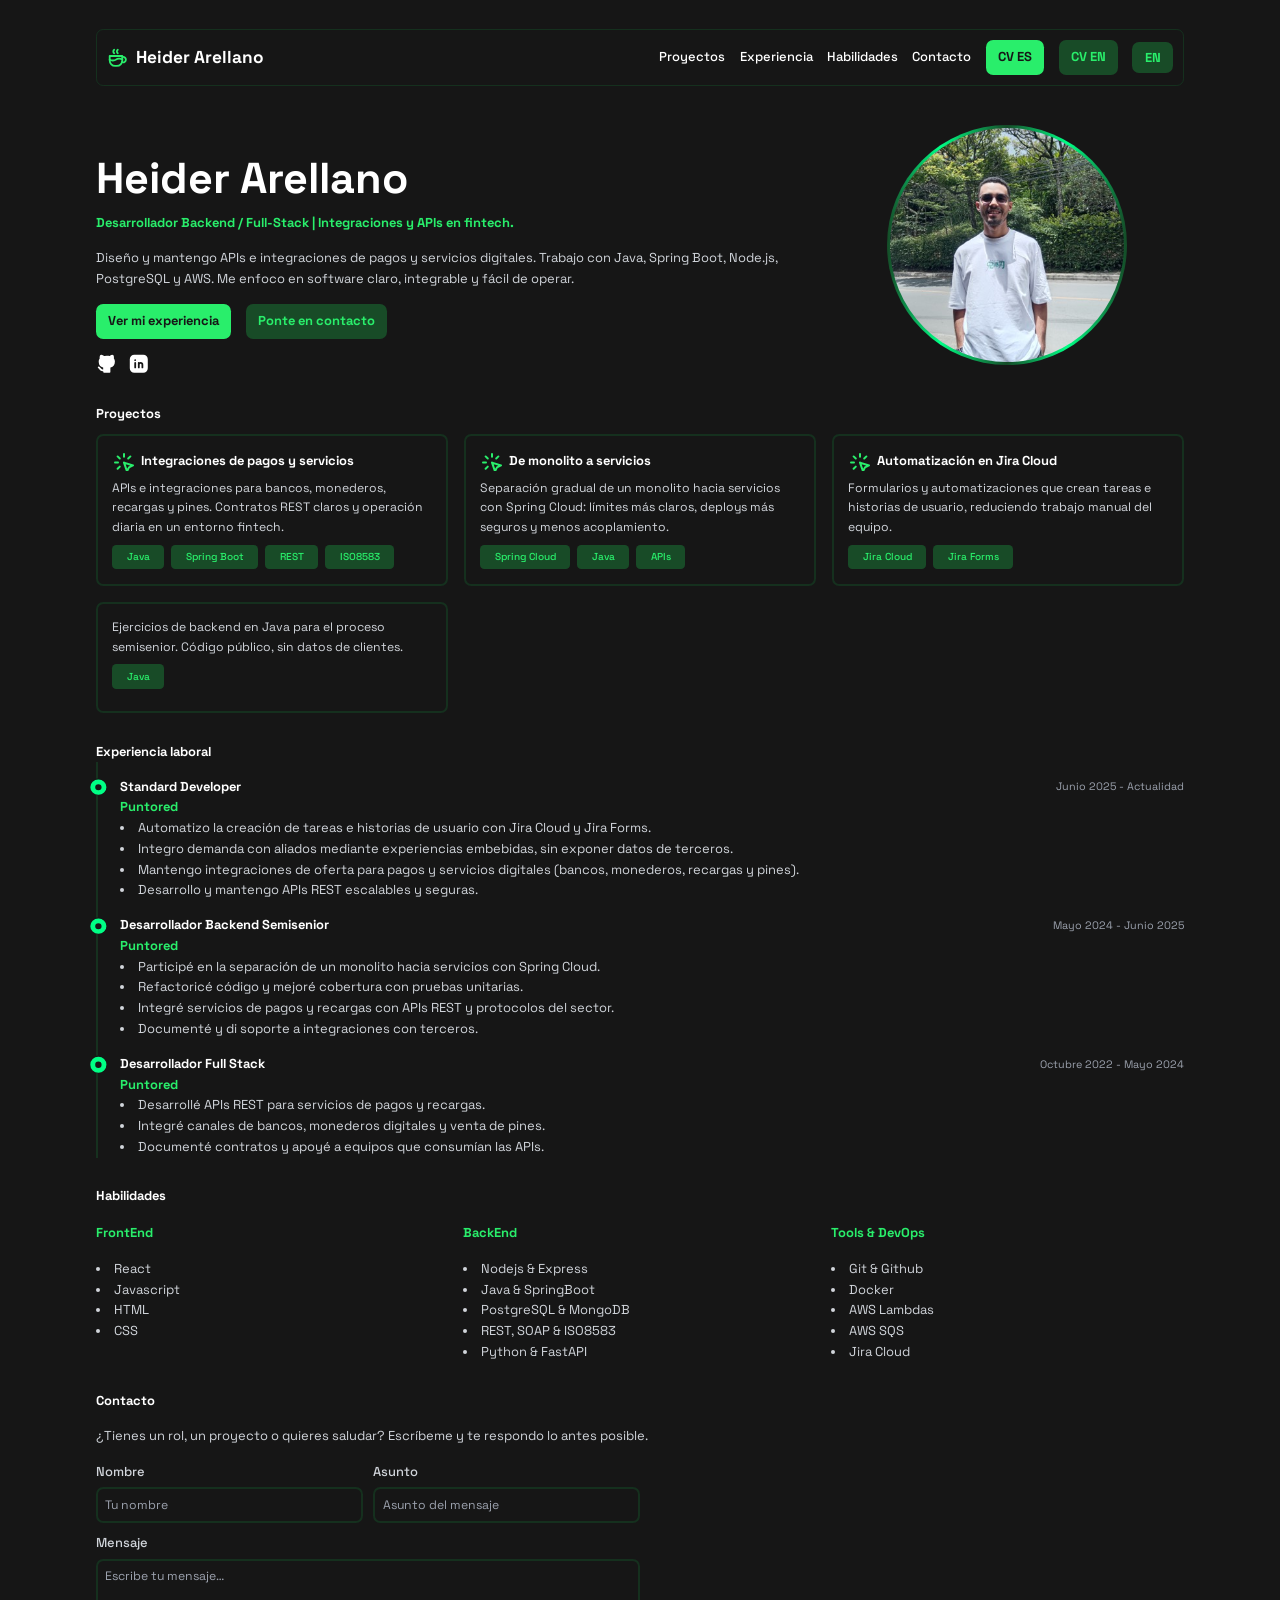
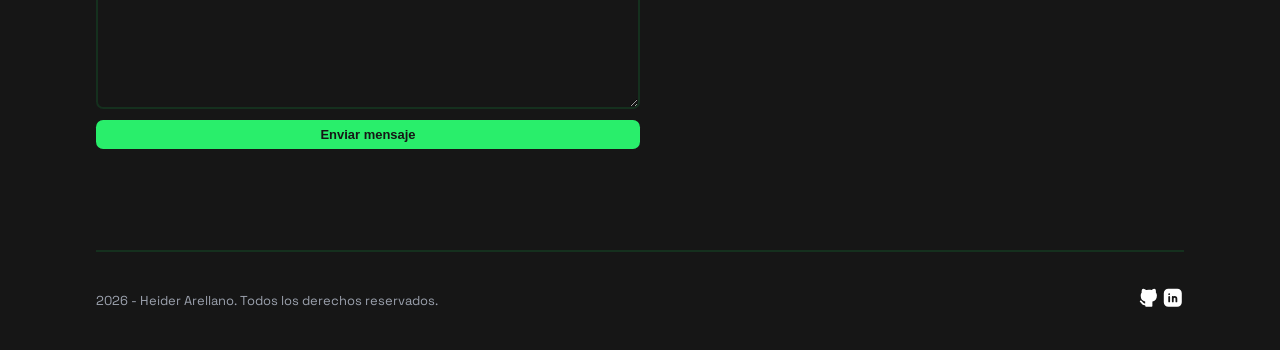
<file: index.html>
<!DOCTYPE html>
<html lang="es">

<head>
    <meta charset="UTF-8">
    <meta name="viewport" content="width=device-width, initial-scale=1.0">
    <title>Heider A. Arellano O. | Desarrollador Full-Stack</title>
    <meta name="description"
        content="Heider Arellano, desarrollador backend/full-stack. +3 años en fintech: Java, Spring Boot, APIs REST, integraciones y AWS. Disponible para empleo y freelance.">
    <meta name="robots" content="index, follow">
    <meta name="author" content="Heider Andrés Arellano Oviedo">
    <link rel="canonical" href="https://heyderandres.github.io/">
    <link rel="icon" type="image/svg+xml" href="./public/favicon.svg">

    <meta property="og:title" content="Heider A. Arellano O. | Desarrollador Full-Stack">
    <meta property="og:description"
        content="Heider Arellano, desarrollador backend/full-stack. +3 años en fintech: Java, Spring Boot, APIs REST, integraciones y AWS.">
    <meta property="og:image" content="https://heyderandres.github.io/public/images/heider.jpg">
    <meta property="og:url" content="https://heyderandres.github.io/">
    <meta property="og:type" content="website">
    <meta property="og:locale" content="es_CO">
    <meta name="twitter:card" content="summary">

    <link rel="preconnect" href="https://fonts.googleapis.com">
    <link rel="preconnect" href="https://fonts.gstatic.com" crossorigin>
    <link href="https://fonts.googleapis.com/css2?family=Space+Grotesk:wght@400;500;700&display=swap" rel="stylesheet">
    <link rel="stylesheet" href="./public/css/style.css">
    <script type="application/ld+json">
    {
      "@context": "https://schema.org",
      "@type": "Person",
      "name": "Heider Andrés Arellano Oviedo",
      "jobTitle": "Backend / Full-Stack Developer",
      "url": "https://heyderandres.github.io/",
      "image": "https://heyderandres.github.io/public/images/heider.jpg",
      "email": "mailto:heiderarellano@outlook.com",
      "sameAs": [
        "https://github.com/HeyderAndres",
        "https://www.linkedin.com/in/heider-andres-arellano-oviedo/"
      ],
      "worksFor": {
        "@type": "Organization",
        "name": "Puntored"
      }
    }
    </script>
    <script type="module" src="./js/main.js"></script>
</head>

<body id="home" class="flex-col items-center">
    <a class="skip-link" href="#main-content">Skip to content</a>
    <header>
        <h1>
            <svg xmlns="http://www.w3.org/2000/svg" width="24" height="24" viewBox="0 0 24 24" fill="none"
                stroke="currentColor" stroke-width="2" stroke-linecap="round" stroke-linejoin="round"
                class="icon icon-tabler icons-tabler-outline icon-tabler-coffee" aria-hidden="true">
                <path stroke="none" d="M0 0h24v24H0z" fill="none" />
                <path
                    d="M3 14c.83 .642 2.077 1.017 3.5 1c1.423 .017 2.67 -.358 3.5 -1c.83 -.642 2.077 -1.017 3.5 -1c1.423 -.017 2.67 .358 3.5 1" />
                <path d="M8 3a2.4 2.4 0 0 0 -1 2a2.4 2.4 0 0 0 1 2" />
                <path d="M12 3a2.4 2.4 0 0 0 -1 2a2.4 2.4 0 0 0 1 2" />
                <path d="M3 10h14v5a6 6 0 0 1 -6 6h-2a6 6 0 0 1 -6 -6v-5z" />
                <path d="M16.746 16.726a3 3 0 1 0 .252 -5.555" />
            </svg>
            Heider Arellano
        </h1>
        <nav id="site-nav" aria-label="Primary">
            <a class="link" href="#home"><svg xmlns="http://www.w3.org/2000/svg" width="24" height="24"
                    viewBox="0 0 24 24" fill="none" stroke="currentColor" stroke-width="2" stroke-linecap="round"
                    stroke-linejoin="round" class="icon icon-tabler icons-tabler-outline icon-tabler-home icons-nav" aria-hidden="true">
                    <path stroke="none" d="M0 0h24v24H0z" fill="none" />
                    <path d="M5 12l-2 0l9 -9l9 9l-2 0" />
                    <path d="M5 12v7a2 2 0 0 0 2 2h10a2 2 0 0 0 2 -2v-7" />
                    <path d="M9 21v-6a2 2 0 0 1 2 -2h2a2 2 0 0 1 2 2v6" />
                </svg> <span data-i18n="nav.home">Inicio</span></a>
            <a class="link" href="#proyects-section"><svg xmlns="http://www.w3.org/2000/svg" width="24" height="24"
                    viewBox="0 0 24 24" fill="none" stroke="currentColor" stroke-width="2" stroke-linecap="round"
                    stroke-linejoin="round" class="icon icon-tabler icons-tabler-outline icon-tabler-folder-code icons-nav" aria-hidden="true">
                    <path stroke="none" d="M0 0h24v24H0z" fill="none" />
                    <path d="M11 19h-6a2 2 0 0 1 -2 -2v-11a2 2 0 0 1 2 -2h4l3 3h7a2 2 0 0 1 2 2v4" />
                    <path d="M20 21l2 -2l-2 -2" />
                    <path d="M17 17l-2 2l2 2" />
                </svg>
                <span data-i18n="nav.projects">Proyectos</span></a>
            <a class="link" href="#experience-section"><svg xmlns="http://www.w3.org/2000/svg" width="24" height="24"
                    viewBox="0 0 24 24" fill="none" stroke="currentColor" stroke-width="2" stroke-linecap="round"
                    stroke-linejoin="round" class="icon icon-tabler icons-tabler-outline icon-tabler-briefcase-2 icons-nav" aria-hidden="true">
                    <path stroke="none" d="M0 0h24v24H0z" fill="none" />
                    <path d="M3 9a2 2 0 0 1 2 -2h14a2 2 0 0 1 2 2v9a2 2 0 0 1 -2 2h-14a2 2 0 0 1 -2 -2v-9z" />
                    <path d="M8 7v-2a2 2 0 0 1 2 -2h4a2 2 0 0 1 2 2v2" />
                </svg><span data-i18n="nav.experience">Experiencia</span></a>
            <a class="link" href="#skills-section"><svg xmlns="http://www.w3.org/2000/svg" width="24" height="24"
                    viewBox="0 0 24 24" fill="none" stroke="currentColor" stroke-width="2" stroke-linecap="round"
                    stroke-linejoin="round" class="icon icon-tabler icons-tabler-outline icon-tabler-bulb icons-nav" aria-hidden="true">
                    <path stroke="none" d="M0 0h24v24H0z" fill="none" />
                    <path d="M3 12h1m8 -9v1m8 8h1m-15.4 -6.4l.7 .7m12.1 -.7l-.7 .7" />
                    <path d="M9 16a5 5 0 1 1 6 0a3.5 3.5 0 0 0 -1 3a2 2 0 0 1 -4 0a3.5 3.5 0 0 0 -1 -3" />
                    <path d="M9.7 17l4.6 0" />
                </svg><span data-i18n="nav.skills">Habilidades</span></a>
            <a class="link" href="#contact-section"><svg xmlns="http://www.w3.org/2000/svg" width="24" height="24"
                    viewBox="0 0 24 24" fill="none" stroke="currentColor" stroke-width="2" stroke-linecap="round"
                    stroke-linejoin="round" class="icon icon-tabler icons-tabler-outline icon-tabler-address-book icons-nav" aria-hidden="true">
                    <path stroke="none" d="M0 0h24v24H0z" fill="none" />
                    <path d="M20 6v12a2 2 0 0 1 -2 2h-10a2 2 0 0 1 -2 -2v-12a2 2 0 0 1 2 -2h10a2 2 0 0 1 2 2z" />
                    <path d="M10 16h6" />
                    <path d="M13 11m-2 0a2 2 0 1 0 4 0a2 2 0 1 0 -4 0" />
                    <path d="M4 8h3" />
                    <path d="M4 12h3" />
                    <path d="M4 16h3" />
                </svg><span data-i18n="nav.contact">Contacto</span></a>
            <a class="btn" href="./document/CV-Heider.pdf" download>CV ES</a>
            <a class="btn btn-secondary" href="./document/CV-Heider-English.pdf" download>CV EN</a>
            <button type="button" class="btn btn-secondary" id="lang-toggle" data-i18n="nav.lang"
                data-i18n-aria="nav.langAria" aria-label="Cambiar idioma a inglés">EN</button>
        </nav>
    </header>
    <button type="button" id="toggle-menu" aria-controls="site-nav" aria-expanded="false" aria-label="Abrir menú">
        <svg xmlns="http://www.w3.org/2000/svg" width="24" height="24" viewBox="0 0 24 24"
            fill="none" stroke="currentColor" stroke-width="2" stroke-linecap="round" stroke-linejoin="round"
            class="icon icon-tabler icons-tabler-outline icon-tabler-chevron-compact-left" aria-hidden="true">
            <path stroke="none" d="M0 0h24v24H0z" fill="none" />
            <path d="M13 20l-3 -8l3 -8" />
        </svg>
    </button>
    <div id="overlay"></div>
    <main id="main-content">
        <section class="horizontal-elements">
            <div>
                <header class="secondary-headers">
                    <h2>Heider Arellano</h2>
                    <strong class="strong-text" data-i18n="hero.role">Desarrollador Backend / Full-Stack | Integraciones y APIs en fintech.</strong>
                </header>
                <p class="text-description" data-i18n="hero.bio">Diseño y mantengo APIs e integraciones de pagos y servicios digitales. Trabajo con Java, Spring Boot, Node.js, PostgreSQL y AWS. Me enfoco en software claro, integrable y fácil de operar.</p>
                <div>
                    <a class="btn" href="#experience-section" data-i18n="hero.ctaExp">Ver mi experiencia</a>
                    <a class="btn btn-secondary" href="#contact-section" data-i18n="hero.ctaContact">Ponte en contacto</a>
                </div>
                <footer>
                    <a rel="noopener noreferrer" target="_blank" class="icons"
                        href="https://github.com/HeyderAndres" aria-label="GitHub"><svg xmlns="http://www.w3.org/2000/svg" width="24"
                            height="24" viewBox="0 0 24 24" fill="currentColor"
                            class="icon icon-tabler icons-tabler-filled icon-tabler-brand-github" aria-hidden="true">
                            <path stroke="none" d="M0 0h24v24H0z" fill="none" />
                            <path
                                d="M5.315 2.1c.791 -.113 1.9 .145 3.333 .966l.272 .161l.16 .1l.397 -.083a13.3 13.3 0 0 1 4.59 -.08l.456 .08l.396 .083l.161 -.1c1.385 -.84 2.487 -1.17 3.322 -1.148l.164 .008l.147 .017l.076 .014l.05 .011l.144 .047a1 1 0 0 1 .53 .514a5.2 5.2 0 0 1 .397 2.91l-.047 .267l-.046 .196l.123 .163c.574 .795 .93 1.728 1.03 2.707l.023 .295l.007 .272c0 3.855 -1.659 5.883 -4.644 6.68l-.245 .061l-.132 .029l.014 .161l.008 .157l.004 .365l-.002 .213l-.003 3.834a1 1 0 0 1 -.883 .993l-.117 .007h-6a1 1 0 0 1 -.993 -.883l-.007 -.117v-.734c-1.818 .26 -3.03 -.424 -4.11 -1.878l-.535 -.766c-.28 -.396 -.455 -.579 -.589 -.644l-.048 -.019a1 1 0 0 1 .564 -1.918c.642 .188 1.074 .568 1.57 1.239l.538 .769c.76 1.079 1.36 1.459 2.609 1.191l.001 -.678l-.018 -.168a5.03 5.03 0 0 1 -.021 -.824l.017 -.185l.019 -.12l-.108 -.024c-2.976 -.71 -4.703 -2.573 -4.875 -6.139l-.01 -.31l-.004 -.292a5.6 5.6 0 0 1 .908 -3.051l.152 -.222l.122 -.163l-.045 -.196a5.2 5.2 0 0 1 .145 -2.642l.1 -.282l.106 -.253a1 1 0 0 1 .529 -.514l.144 -.047l.154 -.03z" />
                        </svg></a>
                    <a rel="noopener noreferrer" target="_blank" class="icons"
                        href="https://www.linkedin.com/in/heider-andres-arellano-oviedo/" aria-label="LinkedIn"><svg
                            xmlns="http://www.w3.org/2000/svg" width="24" height="24" viewBox="0 0 24 24"
                            fill="currentColor" class="icon icon-tabler icons-tabler-filled icon-tabler-brand-linkedin" aria-hidden="true">
                            <path stroke="none" d="M0 0h24v24H0z" fill="none" />
                            <path
                                d="M17 2a5 5 0 0 1 5 5v10a5 5 0 0 1 -5 5h-10a5 5 0 0 1 -5 -5v-10a5 5 0 0 1 5 -5zm-9 8a1 1 0 0 0 -1 1v5a1 1 0 0 0 2 0v-5a1 1 0 0 0 -1 -1m6 0a3 3 0 0 0 -1.168 .236l-.125 .057a1 1 0 0 0 -1.707 .707v5a1 1 0 0 0 2 0v-3a1 1 0 0 1 2 0v3a1 1 0 0 0 2 0v-3a3 3 0 0 0 -3 -3m-6 -3a1 1 0 0 0 -.993 .883l-.007 .127a1 1 0 0 0 1.993 .117l.007 -.127a1 1 0 0 0 -1 -1" />
                        </svg></a>
                </footer>
            </div>
            <img src="./public/images/heider.jpg" width="240" height="240" fetchpriority="high"
                alt="Foto profesional de Heider Arellano, desarrollador full-stack." data-i18n-alt="hero.photoAlt">
        </section>

        <section id="proyects-section" class="horizontal-elements">
            <header class="secondary-headers">
                <h3 data-i18n="projects.title">Proyectos</h3>
            </header>
            <footer id="projects-list">
                <article class="project-card">
                    <h4>Integraciones de pagos y servicios</h4>
                    <p>APIs e integraciones para bancos, monederos, recargas y pines. Contratos REST claros y operación diaria en un entorno fintech.</p>
                </article>
                <article class="project-card">
                    <h4>De monolito a servicios</h4>
                    <p>Separación gradual de un monolito hacia servicios con Spring Cloud: límites más claros, deploys más seguros y menos acoplamiento.</p>
                </article>
                <article class="project-card">
                    <h4>Automatización en Jira Cloud</h4>
                    <p>Formularios y automatizaciones que crean tareas e historias de usuario, reduciendo trabajo manual del equipo.</p>
                </article>
                <article class="project-card">
                    <h4>Prueba técnica Java (semisenior)</h4>
                    <p>Ejercicios de backend en Java para el proceso semisenior. Código público, sin datos de clientes.</p>
                    <a class="link" href="https://github.com/HeyderAndres/prueba-tecnica-java-semisenior" target="_blank" rel="noopener noreferrer">Código</a>
                </article>
            </footer>
        </section>

        <section id="experience-section">
            <header class="secondary-headers">
                <h3 data-i18n="experience.title">Experiencia laboral</h3>
            </header>
            <div id="experience-list">
                <article>
                    <div>
                        <h4>Standard Developer</h4>
                        <small>Junio 2025 - Actualidad</small>
                    </div>
                    <strong class="strong-text">Puntored</strong>
                    <ul>
                        <li class="text-description">Automatizo la creación de tareas e historias de usuario con Jira Cloud y Jira Forms.</li>
                        <li class="text-description">Integro demanda con aliados mediante experiencias embebidas, sin exponer datos de terceros.</li>
                        <li class="text-description">Mantengo integraciones de oferta para pagos y servicios digitales (bancos, monederos, recargas y pines).</li>
                        <li class="text-description">Desarrollo y mantengo APIs REST escalables y seguras.</li>
                    </ul>
                </article>
                <article>
                    <div>
                        <h4>Desarrollador Backend Semisenior</h4>
                        <small>Mayo 2024 - Junio 2025</small>
                    </div>
                    <strong class="strong-text">Puntored</strong>
                    <ul>
                        <li class="text-description">Participé en la separación de un monolito hacia servicios con Spring Cloud.</li>
                        <li class="text-description">Refactoricé código y mejoré cobertura con pruebas unitarias.</li>
                        <li class="text-description">Integré servicios de pagos y recargas con APIs REST y protocolos del sector.</li>
                        <li class="text-description">Documenté y di soporte a integraciones con terceros.</li>
                    </ul>
                </article>
                <article>
                    <div>
                        <h4>Desarrollador Full Stack</h4>
                        <small>Octubre 2022 - Mayo 2024</small>
                    </div>
                    <strong class="strong-text">Puntored</strong>
                    <ul>
                        <li class="text-description">Desarrollé APIs REST para servicios de pagos y recargas.</li>
                        <li class="text-description">Integré canales de bancos, monederos digitales y venta de pines.</li>
                        <li class="text-description">Documenté contratos y apoyé a equipos que consumían las APIs.</li>
                    </ul>
                </article>
            </div>
        </section>

        <section id="skills-section" class="horizontal-elements">
            <header class="secondary-headers">
                <h3 data-i18n="skills.title">Habilidades</h3>
            </header>
            <footer>
                <div id="frontend">
                    <strong class="strong-text" data-i18n="skills.frontend">FrontEnd</strong>
                    <ul>
                        <li class="text-description">React</li>
                        <li class="text-description">Javascript</li>
                        <li class="text-description">HTML</li>
                        <li class="text-description">CSS</li>
                    </ul>
                </div>
                <div id="backend">
                    <strong class="strong-text" data-i18n="skills.backend">BackEnd</strong>
                    <ul>
                        <li class="text-description">Nodejs & Express</li>
                        <li class="text-description">Java & SpringBoot</li>
                        <li class="text-description">PostgreSQL & MongoDB</li>
                        <li class="text-description">REST, SOAP & ISO8583</li>
                        <li class="text-description">Python & FastAPI</li>
                    </ul>
                </div>
                <div id="tools">
                    <strong class="strong-text" data-i18n="skills.tools">Tools & DevOps</strong>
                    <ul>
                        <li class="text-description">Git & Github</li>
                        <li class="text-description">Docker</li>
                        <li class="text-description">AWS Lambdas</li>
                        <li class="text-description">AWS SQS</li>
                        <li class="text-description">Jira Cloud</li>
                    </ul>
                </div>
            </footer>
        </section>
        <section id="contact-section" class="flex-col">
            <header class="secondary-headers">
                <h3 data-i18n="contact.title">Contacto</h3>
            </header>
            <p class="text-description" data-i18n="contact.intro">¿Tienes un rol, un proyecto o quieres saludar? Escríbeme y te respondo lo antes posible.</p>

            <form id="form-email">
                <div class="field">
                    <label for="name" data-i18n="contact.name">Nombre</label>
                    <input id="name" type="text" required autocomplete="name" name="name"
                        data-i18n-placeholder="contact.namePh" placeholder="Tu nombre">
                </div>
                <div class="field">
                    <label for="subject" data-i18n="contact.subject">Asunto</label>
                    <input id="subject" type="text" required autocomplete="off" name="subject"
                        data-i18n-placeholder="contact.subjectPh" placeholder="Asunto del mensaje">
                </div>
                <div class="field field-full">
                    <label for="message" data-i18n="contact.message">Mensaje</label>
                    <textarea name="message" required id="message"
                        data-i18n-placeholder="contact.messagePh" placeholder="Escribe tu mensaje…"></textarea>
                </div>
                <button class="btn" type="submit" data-i18n="contact.send">Enviar mensaje</button>
            </form>
        </section>
        <a class="btn btn-secondary" id="home-button" href="#home" data-i18n-aria="home.aria" aria-label="Volver al inicio"><svg xmlns="http://www.w3.org/2000/svg" width="24"
                height="24" viewBox="0 0 24 24" fill="none" stroke="#29ee6b" stroke-width="2" stroke-linecap="round"
                stroke-linejoin="round" class="icon icon-tabler icons-tabler-outline icon-tabler-home-up" aria-hidden="true">
                <path stroke="none" d="M0 0h24v24H0z" fill="none" />
                <path d="M9 21v-6a2 2 0 0 1 2 -2h2c.641 0 1.212 .302 1.578 .771" />
                <path d="M20.136 11.136l-8.136 -8.136l-9 9h2v7a2 2 0 0 0 2 2h6.344" />
                <path d="M19 22v-6" />
                <path d="M22 19l-3 -3l-3 3" />
            </svg></a>
    </main>
    <footer>
        <small data-i18n="footer.copy">2026 - Heider Arellano. Todos los derechos reservados.</small>
        <div>
            <div>
                <a class="icons" href="https://github.com/HeyderAndres" target="_blank" rel="noopener noreferrer" aria-label="GitHub"><svg
                        xmlns="http://www.w3.org/2000/svg" width="24" height="24" viewBox="0 0 24 24"
                        fill="currentColor" class="icon icon-tabler icons-tabler-filled icon-tabler-brand-github" aria-hidden="true">
                        <path stroke="none" d="M0 0h24v24H0z" fill="none" />
                        <path
                            d="M5.315 2.1c.791 -.113 1.9 .145 3.333 .966l.272 .161l.16 .1l.397 -.083a13.3 13.3 0 0 1 4.59 -.08l.456 .08l.396 .083l.161 -.1c1.385 -.84 2.487 -1.17 3.322 -1.148l.164 .008l.147 .017l.076 .014l.05 .011l.144 .047a1 1 0 0 1 .53 .514a5.2 5.2 0 0 1 .397 2.91l-.047 .267l-.046 .196l.123 .163c.574 .795 .93 1.728 1.03 2.707l.023 .295l.007 .272c0 3.855 -1.659 5.883 -4.644 6.68l-.245 .061l-.132 .029l.014 .161l.008 .157l.004 .365l-.002 .213l-.003 3.834a1 1 0 0 1 -.883 .993l-.117 .007h-6a1 1 0 0 1 -.993 -.883l-.007 -.117v-.734c-1.818 .26 -3.03 -.424 -4.11 -1.878l-.535 -.766c-.28 -.396 -.455 -.579 -.589 -.644l-.048 -.019a1 1 0 0 1 .564 -1.918c.642 .188 1.074 .568 1.57 1.239l.538 .769c.76 1.079 1.36 1.459 2.609 1.191l.001 -.678l-.018 -.168a5.03 5.03 0 0 1 -.021 -.824l.017 -.185l.019 -.12l-.108 -.024c-2.976 -.71 -4.703 -2.573 -4.875 -6.139l-.01 -.31l-.004 -.292a5.6 5.6 0 0 1 .908 -3.051l.152 -.222l.122 -.163l-.045 -.196a5.2 5.2 0 0 1 .145 -2.642l.1 -.282l.106 -.253a1 1 0 0 1 .529 -.514l.144 -.047l.154 -.03z" />
                    </svg></a>
                <a class="icons" target="_blank" href="https://www.linkedin.com/in/heider-andres-arellano-oviedo/"
                    rel="noopener noreferrer" aria-label="LinkedIn"><svg xmlns="http://www.w3.org/2000/svg" width="24" height="24"
                        viewBox="0 0 24 24" fill="currentColor"
                        class="icon icon-tabler icons-tabler-filled icon-tabler-brand-linkedin" aria-hidden="true">
                        <path stroke="none" d="M0 0h24v24H0z" fill="none" />
                        <path
                            d="M17 2a5 5 0 0 1 5 5v10a5 5 0 0 1 -5 5h-10a5 5 0 0 1 -5 -5v-10a5 5 0 0 1 5 -5zm-9 8a1 1 0 0 0 -1 1v5a1 1 0 0 0 2 0v-5a1 1 0 0 0 -1 -1m6 0a3 3 0 0 0 -1.168 .236l-.125 .057a1 1 0 0 0 -1.707 .707v5a1 1 0 0 0 2 0v-3a1 1 0 0 1 2 0v3a1 1 0 0 0 2 0v-3a3 3 0 0 0 -3 -3m-6 -3a1 1 0 0 0 -.993 .883l-.007 .127a1 1 0 0 0 1.993 .117l.007 -.127a1 1 0 0 0 -1 -1" />
                    </svg></a>
            </div>
        </div>
    </footer>
</body>

</html>
</file>
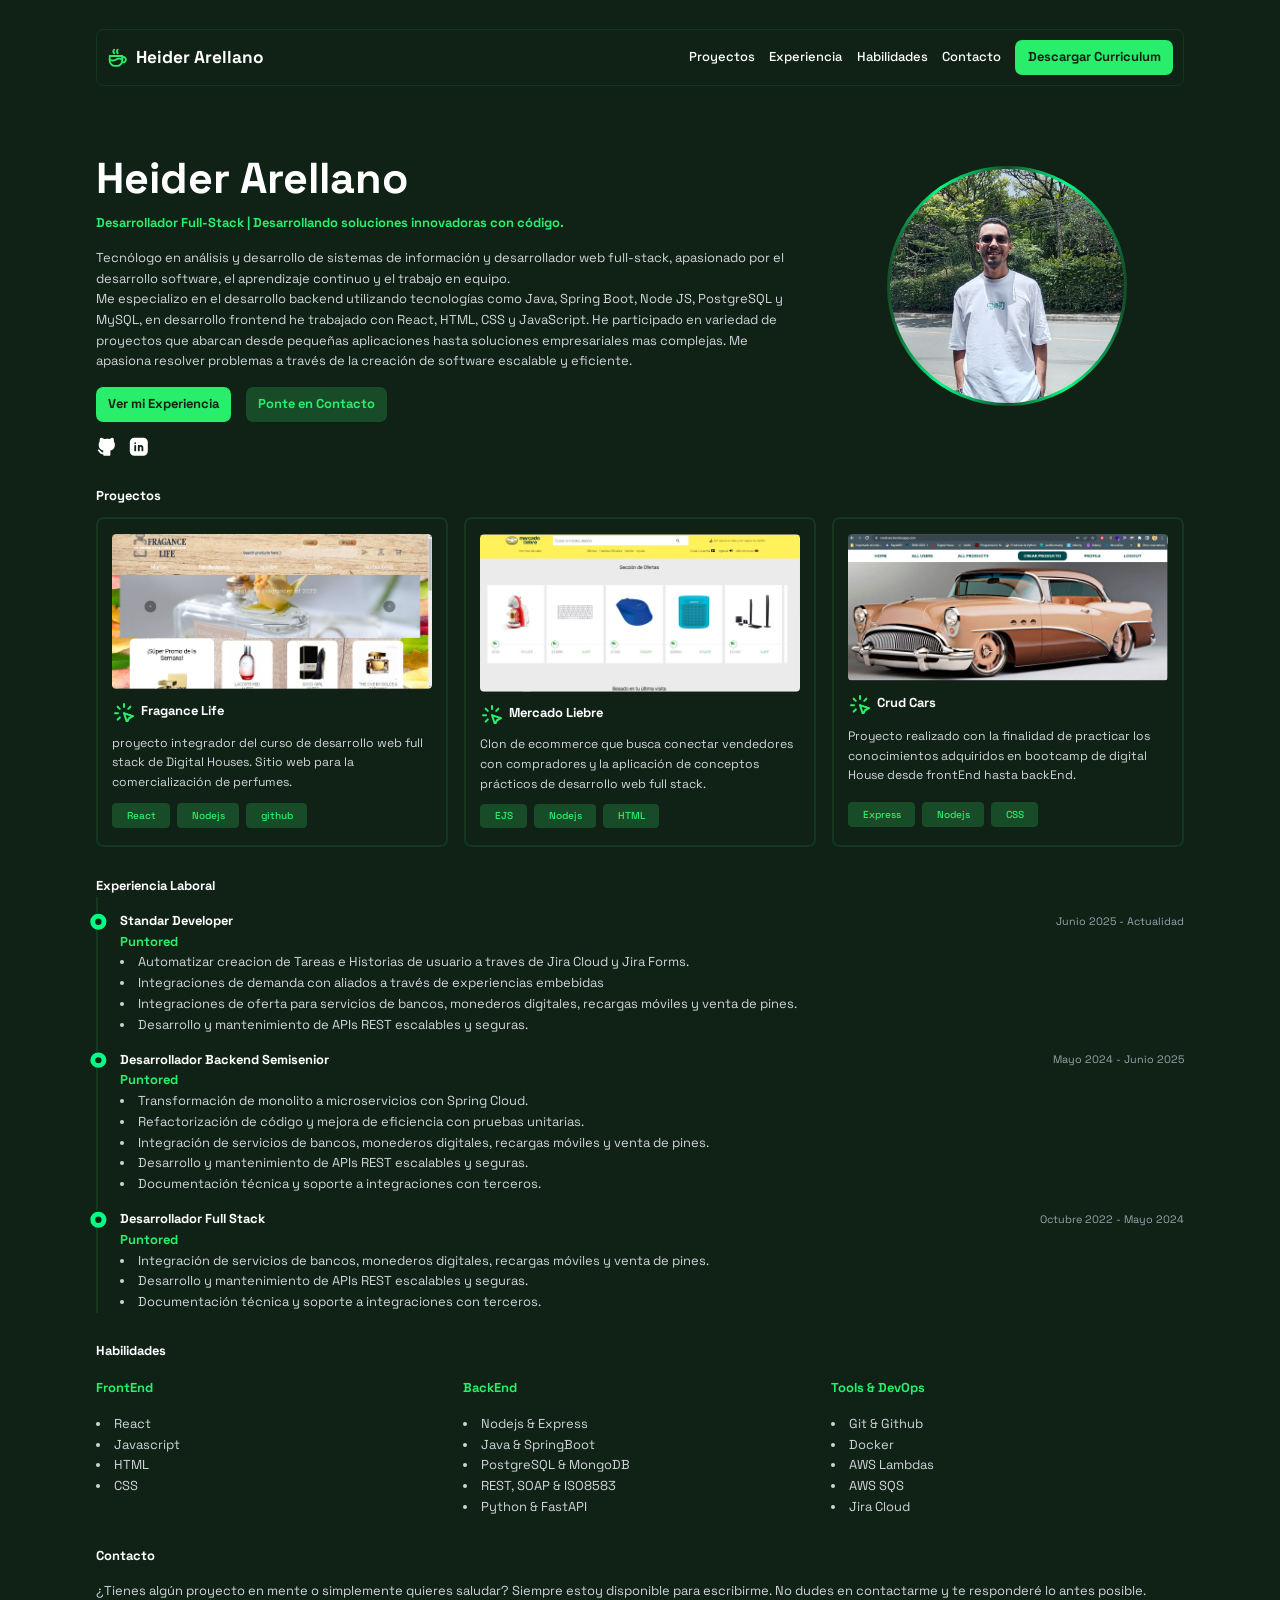
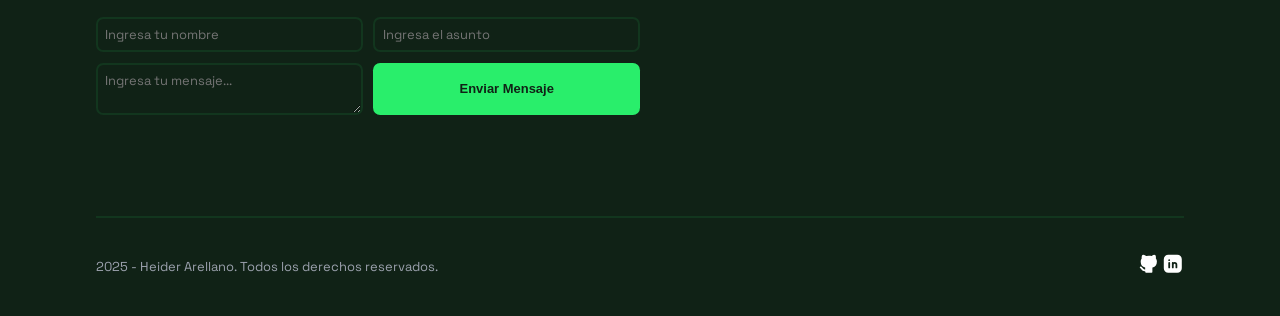
<file: src/index.html>
<!DOCTYPE html>
<html lang="es">

<head>
    <meta charset="UTF-8">
    <meta name="viewport" content="width=device-width, initial-scale=1.0">
    <title>Heider A. Arellano O. | Desarrollador Full-Stack</title>
    <meta name="description" content="Heider Arellano - Desarrollador Full-Stack. +3 años de 
        experiencia con Java, Spring Boot, Node.js, AWS. Experiencia en 
        integración REST, SOAP, ISO8583. ¡Mira mi CV!">
    <meta name="robots" content="index, follow" />
    <meta name="author" content="Heider Andrés Arellano Oviedo">

    <meta property="og:title" content="Heider Arellano - Desarrollador Full-Stack" />
    <meta property="og:description" content="+3 años de 
        experiencia con Java, Spring Boot, Node.js, AWS. Experiencia en 
        integración REST, SOAP, ISO8583. ¡Mira mi CV!" />
    <meta property="og:image" content="https://heyderandres.github.io/src/public/images/heider.jpg" />
    <meta property="og:url" content="https://heyderandres.github.io/" />
    <meta property="og:type" content="website" />
    <script type="module" src="./js/main.js"></script>
    <link rel="stylesheet" href="./public/css/style.css">
</head>

<body id="home" class="flex-col items-center">
    <header>
        <h1>
            <svg xmlns="http://www.w3.org/2000/svg" width="24" height="24" viewBox="0 0 24 24" fill="none"
                stroke="currentColor" stroke-width="2" stroke-linecap="round" stroke-linejoin="round"
                class="icon icon-tabler icons-tabler-outline icon-tabler-coffee">
                <path stroke="none" d="M0 0h24v24H0z" fill="none" />
                <path
                    d="M3 14c.83 .642 2.077 1.017 3.5 1c1.423 .017 2.67 -.358 3.5 -1c.83 -.642 2.077 -1.017 3.5 -1c1.423 -.017 2.67 .358 3.5 1" />
                <path d="M8 3a2.4 2.4 0 0 0 -1 2a2.4 2.4 0 0 0 1 2" />
                <path d="M12 3a2.4 2.4 0 0 0 -1 2a2.4 2.4 0 0 0 1 2" />
                <path d="M3 10h14v5a6 6 0 0 1 -6 6h-2a6 6 0 0 1 -6 -6v-5z" />
                <path d="M16.746 16.726a3 3 0 1 0 .252 -5.555" />
            </svg>
            Heider Arellano
        </h1>
        <nav>
            <a class="link" href="#home"><svg  xmlns="http://www.w3.org/2000/svg" width="24" height="24"
                    viewBox="0 0 24 24" fill="none" stroke="currentColor" stroke-width="2" stroke-linecap="round"
                    stroke-linejoin="round" class="icon icon-tabler icons-tabler-outline icon-tabler-home icons-nav">
                    <path stroke="none" d="M0 0h24v24H0z" fill="none" />
                    <path d="M5 12l-2 0l9 -9l9 9l-2 0" />
                    <path d="M5 12v7a2 2 0 0 0 2 2h10a2 2 0 0 0 2 -2v-7" />
                    <path d="M9 21v-6a2 2 0 0 1 2 -2h2a2 2 0 0 1 2 2v6" />
                </svg> Inicio</a>
            <a class="link" href="#proyects-section"><svg  xmlns="http://www.w3.org/2000/svg" width="24" height="24"
                    viewBox="0 0 24 24" fill="none" stroke="currentColor" stroke-width="2" stroke-linecap="round"
                    stroke-linejoin="round" class="icon icon-tabler icons-tabler-outline icon-tabler-folder-code icons-nav">
                    <path stroke="none" d="M0 0h24v24H0z" fill="none" />
                    <path d="M11 19h-6a2 2 0 0 1 -2 -2v-11a2 2 0 0 1 2 -2h4l3 3h7a2 2 0 0 1 2 2v4" />
                    <path d="M20 21l2 -2l-2 -2" />
                    <path d="M17 17l-2 2l2 2" />
                </svg>

                Proyectos</a>
            <a class="link" href="#experience-section"><svg  xmlns="http://www.w3.org/2000/svg" width="24" height="24"
                    viewBox="0 0 24 24" fill="none" stroke="currentColor" stroke-width="2" stroke-linecap="round"
                    stroke-linejoin="round" class="icon icon-tabler icons-tabler-outline icon-tabler-briefcase-2 icons-nav">
                    <path stroke="none" d="M0 0h24v24H0z" fill="none" />
                    <path d="M3 9a2 2 0 0 1 2 -2h14a2 2 0 0 1 2 2v9a2 2 0 0 1 -2 2h-14a2 2 0 0 1 -2 -2v-9z" />
                    <path d="M8 7v-2a2 2 0 0 1 2 -2h4a2 2 0 0 1 2 2v2" />
                </svg>Experiencia</a>
            <a class="link" href="#skills-section"><svg  xmlns="http://www.w3.org/2000/svg" width="24" height="24"
                    viewBox="0 0 24 24" fill="none" stroke="currentColor" stroke-width="2" stroke-linecap="round"
                    stroke-linejoin="round" class="icon icon-tabler icons-tabler-outline icon-tabler-bulb icons-nav">
                    <path stroke="none" d="M0 0h24v24H0z" fill="none" />
                    <path d="M3 12h1m8 -9v1m8 8h1m-15.4 -6.4l.7 .7m12.1 -.7l-.7 .7" />
                    <path d="M9 16a5 5 0 1 1 6 0a3.5 3.5 0 0 0 -1 3a2 2 0 0 1 -4 0a3.5 3.5 0 0 0 -1 -3" />
                    <path d="M9.7 17l4.6 0" />
                </svg>Habilidades</a>
            <a class="link" href="#contact-section"><svg  xmlns="http://www.w3.org/2000/svg" width="24" height="24"
                    viewBox="0 0 24 24" fill="none" stroke="currentColor" stroke-width="2" stroke-linecap="round"
                    stroke-linejoin="round" class="icon icon-tabler icons-tabler-outline icon-tabler-address-book icons-nav">
                    <path stroke="none" d="M0 0h24v24H0z" fill="none" />
                    <path d="M20 6v12a2 2 0 0 1 -2 2h-10a2 2 0 0 1 -2 -2v-12a2 2 0 0 1 2 -2h10a2 2 0 0 1 2 2z" />
                    <path d="M10 16h6" />
                    <path d="M13 11m-2 0a2 2 0 1 0 4 0a2 2 0 1 0 -4 0" />
                    <path d="M4 8h3" />
                    <path d="M4 12h3" />
                    <path d="M4 16h3" />
                </svg>Contacto</a>
            <a class="btn" href="#" download="./document/CV-Heider.pdf">Descargar Curriculum<svg 
                    xmlns="http://www.w3.org/2000/svg" width="24" height="24" viewBox="0 0 24 24" fill="none"
                    stroke="currentColor" stroke-width="2" stroke-linecap="round" stroke-linejoin="round"
                    class="icon icon-tabler icons-tabler-outline icon-tabler-download icons-nav">
                    <path stroke="none" d="M0 0h24v24H0z" fill="none" />
                    <path d="M4 17v2a2 2 0 0 0 2 2h12a2 2 0 0 0 2 -2v-2" />
                    <path d="M7 11l5 5l5 -5" />
                    <path d="M12 4l0 12" />
                </svg></a>
        </nav>

    </header>
    <button id="toggle-menu"><svg xmlns="http://www.w3.org/2000/svg" width="24" height="24" viewBox="0 0 24 24"
            fill="none" stroke="currentColor" stroke-width="2" stroke-linecap="round" stroke-linejoin="round"
            class="icon icon-tabler icons-tabler-outline icon-tabler-chevron-compact-left">
            <path stroke="none" d="M0 0h24v24H0z" fill="none" />
            <path d="M13 20l-3 -8l3 -8" />
        </svg></button>
    <div id="overlay"></div>
    <main>
        <section class="horizontal-elements">
            <div>
                <header class="secondary-headers">
                    <h2>Heider Arellano</h2>
                    <strong class="strong-text">Desarrollador Full-Stack | Desarrollando soluciones innovadoras con
                        código.</strong>
                </header>
                <p class="text-description">Tecnólogo en análisis y desarrollo de sistemas de
                    información y desarrollador web full-stack, apasionado por el
                    desarrollo software, el aprendizaje continuo y el trabajo en equipo.</br>
                    Me especializo en el desarrollo backend utilizando tecnologías como Java, Spring Boot, Node JS,
                    PostgreSQL y MySQL, en
                    desarrollo frontend he trabajado con React, HTML, CSS y JavaScript. He participado en variedad de
                    proyectos que abarcan
                    desde pequeñas aplicaciones hasta soluciones empresariales mas complejas. Me apasiona resolver
                    problemas a través de la creación de software escalable y eficiente.</p>
                <div>
                    <a class="btn" href="#experience-section">Ver mi Experiencia</a>
                    <a class="btn btn-secondary" href="#contact-section">Ponte en Contacto</a>
                </div>
                <footer>
                    <a rel="noopener noreferrer" target="_blank" class="icons"
                        href="https://github.com/HeyderAndres"><svg xmlns="http://www.w3.org/2000/svg" width="24"
                            height="24" viewBox="0 0 24 24" fill="currentColor"
                            class="icon icon-tabler icons-tabler-filled icon-tabler-brand-github">
                            <path stroke="none" d="M0 0h24v24H0z" fill="none" />
                            <path
                                d="M5.315 2.1c.791 -.113 1.9 .145 3.333 .966l.272 .161l.16 .1l.397 -.083a13.3 13.3 0 0 1 4.59 -.08l.456 .08l.396 .083l.161 -.1c1.385 -.84 2.487 -1.17 3.322 -1.148l.164 .008l.147 .017l.076 .014l.05 .011l.144 .047a1 1 0 0 1 .53 .514a5.2 5.2 0 0 1 .397 2.91l-.047 .267l-.046 .196l.123 .163c.574 .795 .93 1.728 1.03 2.707l.023 .295l.007 .272c0 3.855 -1.659 5.883 -4.644 6.68l-.245 .061l-.132 .029l.014 .161l.008 .157l.004 .365l-.002 .213l-.003 3.834a1 1 0 0 1 -.883 .993l-.117 .007h-6a1 1 0 0 1 -.993 -.883l-.007 -.117v-.734c-1.818 .26 -3.03 -.424 -4.11 -1.878l-.535 -.766c-.28 -.396 -.455 -.579 -.589 -.644l-.048 -.019a1 1 0 0 1 .564 -1.918c.642 .188 1.074 .568 1.57 1.239l.538 .769c.76 1.079 1.36 1.459 2.609 1.191l.001 -.678l-.018 -.168a5.03 5.03 0 0 1 -.021 -.824l.017 -.185l.019 -.12l-.108 -.024c-2.976 -.71 -4.703 -2.573 -4.875 -6.139l-.01 -.31l-.004 -.292a5.6 5.6 0 0 1 .908 -3.051l.152 -.222l.122 -.163l-.045 -.196a5.2 5.2 0 0 1 .145 -2.642l.1 -.282l.106 -.253a1 1 0 0 1 .529 -.514l.144 -.047l.154 -.03z" />
                        </svg></a>
                    <a rel="noopener noreferrer" target="_blank" class="icons"
                        href="https://www.linkedin.com/in/heider-andres-arellano-oviedo/"><svg
                            xmlns="http://www.w3.org/2000/svg" width="24" height="24" viewBox="0 0 24 24"
                            fill="currentColor" class="icon icon-tabler icons-tabler-filled icon-tabler-brand-linkedin">
                            <path stroke="none" d="M0 0h24v24H0z" fill="none" />
                            <path
                                d="M17 2a5 5 0 0 1 5 5v10a5 5 0 0 1 -5 5h-10a5 5 0 0 1 -5 -5v-10a5 5 0 0 1 5 -5zm-9 8a1 1 0 0 0 -1 1v5a1 1 0 0 0 2 0v-5a1 1 0 0 0 -1 -1m6 0a3 3 0 0 0 -1.168 .236l-.125 .057a1 1 0 0 0 -1.707 .707v5a1 1 0 0 0 2 0v-3a1 1 0 0 1 2 0v3a1 1 0 0 0 2 0v-3a3 3 0 0 0 -3 -3m-6 -3a1 1 0 0 0 -.993 .883l-.007 .127a1 1 0 0 0 1.993 .117l.007 -.127a1 1 0 0 0 -1 -1" />
                        </svg></a>
                </footer>

            </div>
            <img src="./public/images/heider.jpg" alt="Foto profesional de Heider Arellano, Desarrollador Full-Stack.">
        </section>

        <section id="proyects-section" class="horizontal-elements">
            <header class="secondary-headers">
                <h3>Proyectos</h3>
            </header>
            <footer>
            </footer>
        </section>

        <section id="experience-section">
            <header class="secondary-headers">
                <h3>Experiencia Laboral</h3>
            </header>

        </section>

        <section id="skills-section" class="horizontal-elements">
            <header class="secondary-headers">
                <h3>Habilidades</h3>
            </header>
            <footer>
                <div id="frontend">
                    <strong class="strong-text">FrontEnd</strong>
                </div>
                <div id="backend">
                    <strong class="strong-text">BackEnd</strong>
                </div>
                <div id="tools">
                    <strong class="strong-text">Tools & DevOps</strong>
                </div>
            </footer>

        </section>
        <section id="contact-section" class="flex-col">
            <header class="secondary-headers">
                <h3>Contacto</h3>
            </header>
            <p class="text-description">¿Tienes algún proyecto en mente o simplemente quieres saludar? Siempre estoy
                disponible para escribirme.
                No dudes en
                contactarme y te responderé lo antes posible.</p>

            <form id="form-email">
                <input type="text" required autocomplete="off" name="name" placeholder="Ingresa tu nombre">
                <input type="text" required autocomplete="off" name="subject" placeholder="Ingresa el asunto">
                <textarea name="message" required name="message" id="message"
                    placeholder="Ingresa tu mensaje..."></textarea>
                <button class="btn" type="submit">Enviar Mensaje</button>
            </form>
        </section>
        <a class="btn btn-secondary" id="home-button" href="#home"><svg xmlns="http://www.w3.org/2000/svg" width="24"
                height="24" viewBox="0 0 24 24" fill="none" stroke="#29ee6b" stroke-width="2" stroke-linecap="round"
                stroke-linejoin="round" class="icon icon-tabler icons-tabler-outline icon-tabler-home-up">
                <path stroke="none" d="M0 0h24v24H0z" fill="none" />
                <path d="M9 21v-6a2 2 0 0 1 2 -2h2c.641 0 1.212 .302 1.578 .771" />
                <path d="M20.136 11.136l-8.136 -8.136l-9 9h2v7a2 2 0 0 0 2 2h6.344" />
                <path d="M19 22v-6" />
                <path d="M22 19l-3 -3l-3 3" />
            </svg></a>

    </main>
    <footer>
        <small>2025 - Heider Arellano. Todos los derechos reservados.</small>
        <div>
            <div>
                <a class="icons" href="https://github.com/HeyderAndres" target="_blank" rel="noopener noreferrer"><svg
                        xmlns="http://www.w3.org/2000/svg" width="24" height="24" viewBox="0 0 24 24"
                        fill="currentColor" class="icon icon-tabler icons-tabler-filled icon-tabler-brand-github">
                        <path stroke="none" d="M0 0h24v24H0z" fill="none" />
                        <path
                            d="M5.315 2.1c.791 -.113 1.9 .145 3.333 .966l.272 .161l.16 .1l.397 -.083a13.3 13.3 0 0 1 4.59 -.08l.456 .08l.396 .083l.161 -.1c1.385 -.84 2.487 -1.17 3.322 -1.148l.164 .008l.147 .017l.076 .014l.05 .011l.144 .047a1 1 0 0 1 .53 .514a5.2 5.2 0 0 1 .397 2.91l-.047 .267l-.046 .196l.123 .163c.574 .795 .93 1.728 1.03 2.707l.023 .295l.007 .272c0 3.855 -1.659 5.883 -4.644 6.68l-.245 .061l-.132 .029l.014 .161l.008 .157l.004 .365l-.002 .213l-.003 3.834a1 1 0 0 1 -.883 .993l-.117 .007h-6a1 1 0 0 1 -.993 -.883l-.007 -.117v-.734c-1.818 .26 -3.03 -.424 -4.11 -1.878l-.535 -.766c-.28 -.396 -.455 -.579 -.589 -.644l-.048 -.019a1 1 0 0 1 .564 -1.918c.642 .188 1.074 .568 1.57 1.239l.538 .769c.76 1.079 1.36 1.459 2.609 1.191l.001 -.678l-.018 -.168a5.03 5.03 0 0 1 -.021 -.824l.017 -.185l.019 -.12l-.108 -.024c-2.976 -.71 -4.703 -2.573 -4.875 -6.139l-.01 -.31l-.004 -.292a5.6 5.6 0 0 1 .908 -3.051l.152 -.222l.122 -.163l-.045 -.196a5.2 5.2 0 0 1 .145 -2.642l.1 -.282l.106 -.253a1 1 0 0 1 .529 -.514l.144 -.047l.154 -.03z" />
                    </svg></a>
                <a class="icons" href="https://www.linkedin.com/in/heider-andres-arellano-oviedo/"
                    rel="noopener noreferrer"><svg xmlns="http://www.w3.org/2000/svg" width="24" height="24"
                        viewBox="0 0 24 24" fill="currentColor"
                        class="icon icon-tabler icons-tabler-filled icon-tabler-brand-linkedin">
                        <path stroke="none" d="M0 0h24v24H0z" fill="none" />
                        <path
                            d="M17 2a5 5 0 0 1 5 5v10a5 5 0 0 1 -5 5h-10a5 5 0 0 1 -5 -5v-10a5 5 0 0 1 5 -5zm-9 8a1 1 0 0 0 -1 1v5a1 1 0 0 0 2 0v-5a1 1 0 0 0 -1 -1m6 0a3 3 0 0 0 -1.168 .236l-.125 .057a1 1 0 0 0 -1.707 .707v5a1 1 0 0 0 2 0v-3a1 1 0 0 1 2 0v3a1 1 0 0 0 2 0v-3a3 3 0 0 0 -3 -3m-6 -3a1 1 0 0 0 -.993 .883l-.007 .127a1 1 0 0 0 1.993 .117l.007 -.127a1 1 0 0 0 -1 -1" />
                    </svg></a>
            </div>
        </div>
    </footer>

</body>

</html>
</file>
<file: public/css/style.css>
* {
  margin: 0;
  padding: 0;
  box-sizing: border-box;
  font-size: .9rem;
}

:root {
  --primary: #29EE6B;
  --primary-dark: #184B27;
  --primary-hover: #283744;
  --background: #161616;
  --text-primary: #FFFFFF;
  --text-secondary: #D1D5DB;
  --text-muted: #9CA2AE;
  --border: rgb(21, 75, 39, 0.5);
  --shadow: rgba(0, 0, 0, 0.3);
}

body {
  font-family: "Space Grotesk", sans-serif;
  color: var(--text-primary);
  background: var(--background);
  min-height: 100vh;
  line-height: 1.6;
}

header {
  width: 85vw;
  gap: 1rem;
  display: flex;
  align-items: center;
  justify-content: space-between;
  background: none;
  margin: 2rem 0;
  border: 1px solid var(--border);
  border-radius: .5rem;
  padding: .7rem;
  flex-wrap: wrap;
}

main {
  max-width: 85vw;
}

a {
  text-decoration: none;
  color: var(--text-primary);
}

svg {
  width: 1.5rem;
  height: 1.5rem;
}

body>footer {
  display: flex;
  align-items: center;
  width: 85vw;
  justify-content: space-between;
  border-top: 2px solid var(--border);
  min-height: 100px;
  margin-top: 7rem;
  color: var(--text-muted);
}

nav {
  display: flex;
  align-items: center;
  gap: 1rem;
  flex-wrap: wrap;
}

nav .btn {
  font-family: inherit;
}

h1 {
  font-size: 1.2rem;
  display: flex;
  align-items: center;
  gap: .5rem;
  line-height: 1.2;
  text-wrap: nowrap;

  svg {
    color: var(--primary)
  }
}

ul {
  list-style-position: inside;
}

.btn {
  text-decoration: none;
  color: var(--background);
  background-color: var(--primary);
  border-radius: .5rem;
  border: none;
  padding: .5rem .85rem;
  font-weight: 700;
  transition: all .2s;
  cursor: pointer;
  text-wrap: nowrap;
}

.skip-link {
  position: absolute;
  left: 1rem;
  top: -3rem;
  z-index: 20;
  padding: .4rem .7rem;
}

.skip-link:focus {
  top: 1rem;
}

.btn:hover,
.btn:focus-visible {
  background-color: var(--text-primary);
  outline: 2px solid var(--primary);
  outline-offset: 2px;
}

.btn-secondary {
  color: var(--primary);
  background-color: var(--primary-dark);
}

.btn-secondary:focus-visible,
.btn-secondary:hover {
  color: var(--background);
}

.link {
  text-decoration: none;
  color: var(--text-primary);
  font-weight: 500;
  transition: all .2s;

  &:hover,
  &:focus-visible {
    color: var(--primary);
    border-bottom: #00FF85 solid 1px;
    outline: 2px solid var(--primary);
    outline-offset: 2px;
  }

  &:first-child {
    display: none;
    pointer-events: none;
  }

}

.icons-nav{
  display: none;
  pointer-events: none;
}

.text-description {
  color: var(--text-secondary);
  font-weight: 400;
}

.strong-text {
  color: var(--primary);
}

.flex-col {
  display: flex;
  flex-direction: column;
}

.items-center {
  align-items: center;
}

.items-start {
  align-items: flex-start;
}

.project-card {
  display: grid;
  grid-template-rows: auto;
  gap: .5rem;
  flex-direction: column;
  background: none;
  box-shadow: none;
  border-radius: .5rem;
  border: 2px solid var(--border);
  padding: 1rem;

  a {
    align-self: center;

    &:hover,
    &:focus-visible {
      border-bottom: none;
    }
  }

  h4 {
    background-image: url('data:image/svg+xml,<svg xmlns="http://www.w3.org/2000/svg" width="24" height="24" viewBox="0 0 24 24" fill="none" stroke="%2329ee6b" stroke-width="2" stroke-linecap="round" stroke-linejoin="round" class="icon icon-tabler icons-tabler-outline icon-tabler-click"><path stroke="none" d="M0 0h24v24H0z" fill="none"/><path d="M3 12l3 0" /><path d="M12 3l0 3" /><path d="M7.8 7.8l-2.2 -2.2" /><path d="M16.2 7.8l2.2 -2.2" /><path d="M7.8 16.2l-2.2 2.2" /><path d="M12 12l9 3l-4 2l-2 4l-3 -9" /></svg>');
    background-repeat: no-repeat;
    padding-left: 2rem;
  }

  img {
    margin: auto;
    border-radius: .3rem;
    max-width: 100%;
    object-fit: cover;
    object-position: center;
  }

  p {
    font-size: .85rem;
    color: var(--text-secondary);
  }

  .project-links {
    display: flex;
    gap: 1rem;
  }

  div {
    display: flex;
    align-items: center;
    gap: .5rem;
    font-weight: 500;


    span {
      background: var(--primary-dark);
      padding: .3rem 1rem;
      border-radius: .3rem;
      color: var(--primary);
      font-size: .7rem;
    }
  }
}

.secondary-headers {
  display: flex;
  flex-direction: column;
  align-items: flex-start;
  border: none;
  gap: 0;
  width: auto;
  padding: 0;
  margin-bottom: 0;

  h2 {
    font-size: 3rem;
  }

  span {
    color: var(--primary);
  }
}

.toggle-menu {
  display: none;
  pointer-events: none;
}

main>section:nth-child(1) {
  display: grid;
  grid-template-columns: 2fr 1fr;
  place-items: center;
  gap: 2rem;

  img {
    --size: 240px;
    --border: 3px;
    object-fit: cover;
    width: var(--size);
    height: var(--size);
    padding: var(--border);
    border-radius: 50%;
    background: #154B27;
    background: linear-gradient(90deg, rgba(21, 75, 39, 1) 0%, rgba(0, 255, 133, 1) 22%, rgba(21, 75, 39, 1) 50%, rgba(0, 255, 133, 1) 75%, rgba(21, 75, 39, 1) 100%);
    display: inline-block;
    box-sizing: border-box;
  }

  footer {
    display: flex;
    line-height: 0;
    gap: .7rem;

    svg {
      color: var(--text-primary);
    }
  }

  &>div {
    display: flex;
    flex-direction: column;
    align-items: flex-start;
    border: none;
    gap: 1rem;

    &>div {
      display: flex;
      align-items: center;
      gap: 1rem;
      font-weight: 500;
    }
  }
}

#proyects-section {
  footer {
    display: grid;
    margin-top: .7rem;
    grid-template-columns: repeat(auto-fit, minmax(280px, 1fr));
    gap: 16px;
  }
}

#experience-section {
  article {
    border-left: 2px solid var(--border);
    padding-left: 1.5rem;
    padding-top: 1rem;

    h4 {
      position: relative;
    }

    h4::before {
      content: "";
      position: absolute;
      left: calc(-1.5rem - .6rem);
      top: 50%;
      transform: translateY(-50%);
      width: 1.2rem;
      height: 1.2rem;
      background-size: cover;
      background-image: url("data:image/svg+xml,%3Csvg xmlns='http://www.w3.org/2000/svg' viewBox='0 0 100 100' fill='none' stroke='%2300ff85' stroke-width='26'%3E%3Ccircle cx='50' cy='50' r='30'/%3E%3C/svg%3E");
      background-color: var(--background);
      background-repeat: no-repeat;
      border-radius: 50%;
    }

    div {
      display: grid;
      grid-template-columns: auto 1fr;
      align-items: center;

      small {
        color: var(--text-muted);
        justify-self: end;
        white-space: nowrap;
        font-size: .75rem;
      }
    }
  }
}

#skills-section {
  footer {
    display: grid;
    grid-template-columns: repeat(auto-fit, minmax(200px, 1fr));
    gap: 1rem;

    div {
      display: grid;
      grid-template-rows: 1fr 2fr;
      max-width: 250px;
    }

    strong {
      align-self: center;
    }
  }
}

#contact-section {
  gap: 1rem;

  form {
    display: grid;
    max-width: 50%;
    grid-template-columns: repeat(2, minmax(250px, 1fr));
    gap: .75rem;

    .field {
      display: flex;
      flex-direction: column;
      gap: .35rem;
    }

    .field-full,
    button {
      grid-column: 1 / -1;
    }

    label {
      color: var(--text-secondary);
      font-weight: 500;
    }

    input,
    textarea {
      border-radius: .5rem;
      border: 2px solid var(--border);
      padding: .5rem;
      background: none;
      font-family: "Space Grotesk", sans-serif;
      color: var(--text-secondary);
      width: 100%;
    }

    input:hover,
    input:focus-visible,
    textarea:hover,
    textarea:focus-visible {
      outline: 2px solid var(--primary);
      outline-offset: 1px;
      border-color: var(--primary);
      color: var(--text-primary);
    }

    input::placeholder,
    textarea::placeholder {
      color: var(--text-muted);
      font-size: .85rem;
    }

    textarea {
      min-height: 150px;
      max-width: 100%;
    }
  }
}

#home-button {
  position: fixed;
  opacity: 0;
  pointer-events: none;
  bottom: 10%;
  right: 3%;
  height: 2.3rem;
  width: 2.3rem;
  animation: show-button auto both;
  animation-timeline: scroll(root);
  animation-range: 15% 30%;

  svg {
    position: absolute;
    top: 50%;
    left: 50%;
    transform: translate(-50%, -50%);
  }

  &:hover,
  &:focus-visible {
    svg {
      stroke: var(--background)
    }
  }
}

#toggle-menu{
  display: none;
  pointer-events: none;
}

@keyframes show-button {
  from {
    transform: translateY(20px);
  }

  to {
    opacity: 1;
    transform: translateY(0);
    pointer-events: auto;
  }
}



@media (max-width: 819px) {
  #toggle-menu {
    pointer-events: auto;
    display: flex;
    position: fixed;
    cursor: pointer;
    top: 50%;
    right: 0;
    background-color: var(--primary-dark);
    color: var(--primary);
    border: none;
    border-radius: 50% 0 0 50%;
    svg{
      width: 2rem;
      height: 3rem;
    }
  }

  nav {
    position: fixed;
    inset: 0 0 auto auto;
    width: 75%;
    max-width: 300px;
    height: 100vh;
    height: 100dvh;
    background: #052312;
    padding: 2rem 1.5rem;
    flex-direction: column;
    align-items: flex-start;
    gap: 1.5rem;
    opacity: 1;
    display: none;
    transition: all .35s ease;
    z-index: 5;


    a:last-child {
      margin-top: auto;
      padding: .3rem .5rem;
      align-self: center;
      svg{
        justify-self: center;
      }
    }

  }

  .link{
  
      display: flex;
      flex-direction: row;
      gap: .5rem;
      
    
    &:first-child{
      display: flex;
      pointer-events: auto;
    }
  }

  .icons-nav{
    display: flex;
    &:last-child{
      align-content: center;
    }
  }

  nav.menu-open {
    display: flex;

  }

  #overlay {
    position: fixed;
    inset: 0;
    background: rgba(0, 0, 0, 0.55);
    backdrop-filter: blur(2px);
    opacity: 0;
    pointer-events: none;
    transition: opacity .35s;
    z-index: 2;
  }

  body.menu-open {
    overflow: hidden;
    height: 100dvh;

    #overlay {
      opacity: 1;
      pointer-events: auto;
    }
  }

  main>section:nth-child(1) {
    grid-template-columns: 1fr;
    text-align: justify;

    div {
      align-items: center;
    }

    img {
      grid-row-start: 1;
    }

    header {
      margin: auto;
      align-items: center;

      h2,
      small {
        text-align: center;
      }
    }


  }

  #contact-section {
    form {
      align-self: flex-start;
      grid-template-columns: 1fr;
      min-width: 75%;

      button {
        min-width: min-content;
        max-width: 50%;
      }

      .field,
      .field-full {
        grid-column: 1 / -1;
      }
    }
  }

  body>footer {
    flex-direction: column;
    justify-content: center;
    gap: .5rem;
    text-align: center;
  }

  #home-button{
    display: none;
    pointer-events: none;
  }

}
</file>
<file: src/public/css/style.css>
@import url('https://fonts.googleapis.com/css2?family=Fira+Code:wght@300..700&family=Space+Grotesk:wght@300..700&display=swap');

* {
  margin: 0;
  padding: 0;
  box-sizing: border-box;
  font-size: .9rem;
}

:root {
  --primary: #29EE6B;
  --primary-dark: #184B27;
  --primary-hover: #283744;
  --background: #102216;
  --text-primary: #FFFFFF;
  --text-secondary: #D1D5DB;
  --text-muted: #9CA2AE;
  --border: rgb(21, 75, 39, 0.5);
  --shadow: rgba(0, 0, 0, 0.3);
}

body {
  font-family: "Space Grotesk", sans-serif;
  color: var(--text-primary);
  background: var(--background);
  min-height: 100vh;
  line-height: 1.6;
}

header {
  width: 85vw;
  gap: 1rem;
  display: flex;
  align-items: center;
  justify-content: space-between;
  background: none;
  margin: 2rem 0;
  border: 1px solid var(--border);
  border-radius: .5rem;
  padding: .7rem;
  flex-wrap: wrap;
}

main {
  max-width: 85vw;
}

a {
  text-decoration: none;
  color: var(--text-primary);
}

svg {
  width: 1.5rem;
  height: 1.5rem;
}

body>footer {
  display: flex;
  align-items: center;
  width: 85vw;
  justify-content: space-between;
  border-top: 2px solid var(--border);
  min-height: 100px;
  margin-top: 7rem;
  color: var(--text-muted);
}

nav {
  display: flex;
  align-items: center;
  gap: 1rem;
}

h1 {
  font-size: 1.2rem;
  display: flex;
  align-items: center;
  gap: .5rem;
  line-height: 1.2;
  text-wrap: nowrap;

  svg {
    color: var(--primary)
  }
}

ul {
  list-style-position: inside;
}

.btn {
  text-decoration: none;
  color: var(--background);
  background-color: var(--primary);
  border-radius: .5rem;
  border: none;
  padding: .5rem .85rem;
  font-weight: 700;
  transition: all .2s;
  cursor: pointer;
  text-wrap: nowrap;
}

.btn:hover,
.btn:focus {
  background-color: var(--text-primary);
  outline: none;
}

.btn-secondary {
  color: var(--primary);
  background-color: var(--primary-dark);
}

.btn-secondary:focus,
.btn-secondary:hover {
  color: var(--background);
}

.link {
  text-decoration: none;
  color: var(--text-primary);
  font-weight: 500;
  transition: all .2s;

  &:hover,
  &:focus {
    color: var(--primary);
    border-bottom: #00FF85 solid 1px;
    outline: none;
  }

  &:first-child {
    display: none;
    pointer-events: none;
  }

}

.icons-nav{
  display: none;
  pointer-events: none;
}

.text-description {
  color: var(--text-secondary);
  font-weight: 400;
}

.strong-text {
  color: var(--primary);
}

.flex-col {
  display: flex;
  flex-direction: column;
}

.items-center {
  align-items: center;
}

.items-start {
  align-items: flex-start;
}

.project-card {
  display: grid;
  grid-template-rows: auto 1fr 2fr 1fr;
  gap: .5rem;
  flex-direction: column;
  background: none;
  box-shadow: none;
  border-radius: .5rem;
  border: 2px solid var(--border);
  padding: 1rem;

  a {
    align-self: center;

    &:hover,
    &:focus {
      border-bottom: none;
    }
  }

  h4 {
    background-image: url('data:image/svg+xml,<svg xmlns="http://www.w3.org/2000/svg" width="24" height="24" viewBox="0 0 24 24" fill="none" stroke="%2329ee6b" stroke-width="2" stroke-linecap="round" stroke-linejoin="round" class="icon icon-tabler icons-tabler-outline icon-tabler-click"><path stroke="none" d="M0 0h24v24H0z" fill="none"/><path d="M3 12l3 0" /><path d="M12 3l0 3" /><path d="M7.8 7.8l-2.2 -2.2" /><path d="M16.2 7.8l2.2 -2.2" /><path d="M7.8 16.2l-2.2 2.2" /><path d="M12 12l9 3l-4 2l-2 4l-3 -9" /></svg>');
    background-repeat: no-repeat;
    padding-left: 2rem;
  }

  img {
    margin: auto;
    border-radius: .3rem;
    max-width: 100%;
    object-fit: cover;
    object-position: center;
  }

  p {
    font-size: .85rem;
    color: var(--text-secondary);
  }

  div {
    display: flex;
    align-items: center;
    gap: .5rem;
    font-weight: 500;


    span {
      background: var(--primary-dark);
      padding: .3rem 1rem;
      border-radius: .3rem;
      color: var(--primary);
      font-size: .7rem;
    }
  }
}

.secondary-headers {
  display: flex;
  flex-direction: column;
  align-items: flex-start;
  border: none;
  gap: 0;
  width: auto;
  padding: 0;
  margin-bottom: 0;

  h2 {
    font-size: 3rem;
  }

  span {
    color: var(--primary);
  }
}

.toggle-menu {
  display: none;
  pointer-events: none;
}

main>section:nth-child(1) {
  display: grid;
  grid-template-columns: 2fr 1fr;
  place-items: center;
  gap: 2rem;

  img {
    --size: 240px;
    --border: 3px;
    object-fit: cover;
    width: var(--size);
    height: var(--size);
    padding: var(--border);
    border-radius: 50%;
    background: #154B27;
    background: linear-gradient(90deg, rgba(21, 75, 39, 1) 0%, rgba(0, 255, 133, 1) 22%, rgba(21, 75, 39, 1) 50%, rgba(0, 255, 133, 1) 75%, rgba(21, 75, 39, 1) 100%);
    display: inline-block;
    box-sizing: border-box;
  }

  footer {
    display: flex;
    line-height: 0;
    gap: .7rem;

    svg {
      color: var(--text-primary);
    }
  }

  &>div {
    display: flex;
    flex-direction: column;
    align-items: flex-start;
    border: none;
    gap: 1rem;

    &>div {
      display: flex;
      align-items: center;
      gap: 1rem;
      font-weight: 500;
    }
  }
}

#proyects-section {
  footer {
    display: grid;
    margin-top: .7rem;
    grid-template-columns: repeat(auto-fit, minmax(280px, 1fr));
    gap: 16px;
  }
}

#experience-section {
  article {
    border-left: 2px solid var(--border);
    padding-left: 1.5rem;
    padding-top: 1rem;

    h4 {
      position: relative;
    }

    h4::before {
      content: "";
      position: absolute;
      left: calc(-1.5rem - .6rem);
      top: 50%;
      transform: translateY(-50%);
      width: 1.2rem;
      height: 1.2rem;
      background-size: cover;
      background-image: url("data:image/svg+xml,%3Csvg xmlns='http://www.w3.org/2000/svg' viewBox='0 0 100 100' fill='none' stroke='%2300ff85' stroke-width='26'%3E%3Ccircle cx='50' cy='50' r='30'/%3E%3C/svg%3E");
      background-color: var(--background);
      background-repeat: no-repeat;
      border-radius: 50%;
    }

    div {
      display: grid;
      grid-template-columns: auto 1fr;
      align-items: center;

      small {
        color: var(--text-muted);
        justify-self: end;
        white-space: nowrap;
        font-size: .75rem;
      }
    }
  }
}

#skills-section {
  footer {
    display: grid;
    grid-template-columns: repeat(auto-fit, minmax(200px, 1fr));
    gap: 1rem;

    div {
      display: grid;
      grid-template-rows: 1fr 2fr;
      max-width: 250px;
    }

    strong {
      align-self: center;
    }
  }
}

#contact-section {
  gap: 1rem;

  form {
    display: grid;
    max-width: 50%;
    grid-template-columns: repeat(2, minmax(250px, 1fr));
    gap: .75rem;

    input,
    textarea {
      border-radius: .5rem;
      border: 2px solid var(--border);
      padding: .5rem;
      background: none;
      font-family: "Space Grotesk", sans-serif;
      color: var(--text-secondary);
    }

    input:hover,
    input:focus,
    textarea:hover,
    textarea:focus {
      outline: none;
      border: 1px solid var(--primary);
      color: var(--text-primary)
    }

        input:blur,
        textarea:blur {
          color: var(--text-muted);
          font-size: .85rem;
        }

    input::placeholder,
    textarea::placeholder {
      color: var(--text-muted);
      font-size: .85rem;
    }

    textarea {
      grid-column: 1 / -1;
      min-height: 150px;
      max-width: 100%;
    }
  }
}

#home-button {
  position: fixed;
  opacity: 0;
  pointer-events: none;
  bottom: 10%;
  right: 3%;
  height: 2.3rem;
  width: 2.3rem;
  animation: show-button auto both;
  animation-timeline: scroll(root);
  animation-range: 15% 30%;

  svg {
    position: absolute;
    top: 50%;
    left: 50%;
    transform: translate(-50%, -50%);
  }

  &:hover,
  &:focus {
    svg {
      stroke: var(--background)
    }
  }
}

#toggle-menu{
  display: none;
  pointer-events: none;
}

@keyframes show-button {
  from {
    transform: translateY(20px);
  }

  to {
    opacity: 1;
    transform: translateY(0);
    pointer-events: auto;
  }
}



@media (max-width: 819px) {
  #toggle-menu {
    pointer-events: auto;
    display: flex;
    position: fixed;
    cursor: pointer;
    top: 50%;
    right: 0;
    background-color: var(--primary-dark);
    color: var(--primary);
    border: none;
    border-radius: 50% 0 0 50%;
    svg{
      width: 2rem;
      height: 3rem;
    }
  }

  nav {
    position: fixed;
    inset: 0 0 auto auto;
    width: 75%;
    max-width: 300px;
    height: 100vh;
    height: 100dvh;
    background: #052312;
    padding: 2rem 1.5rem;
    flex-direction: column;
    align-items: flex-start;
    gap: 1.5rem;
    opacity: 1;
    display: none;
    transition: all .35s ease;
    z-index: 5;


    a:last-child {
      margin-top: auto;
      padding: .3rem .5rem;
      align-self: center;
      svg{
        justify-self: center;
      }
    }

  }

  .link{
  
      display: flex;
      flex-direction: row;
      gap: .5rem;
      
    
    &:first-child{
      display: flex;
      pointer-events: auto;
    }
  }

  .icons-nav{
    display: flex;
    &:last-child{
      align-content: center;
    }
  }

  nav.menu-open {
    display: flex;

  }

  #overlay {
    position: fixed;
    inset: 0;
    background: rgba(0, 0, 0, 0.55);
    backdrop-filter: blur(2px);
    opacity: 0;
    pointer-events: none;
    transition: opacity .35s;
    z-index: 2;
  }

  body.menu-open {
    overflow: hidden;
    height: 100dvh;

    #overlay {
      opacity: 1;
      pointer-events: auto;
    }
  }

  main>section:nth-child(1) {
    grid-template-columns: 1fr;
    text-align: justify;

    div {
      align-items: center;
    }

    img {
      grid-row-start: 1;
    }

    header {
      margin: auto;
      align-items: center;

      h2,
      small {
        text-align: center;
      }
    }


  }

  #contact-section {
    form {
      align-self: flex-start;
      grid-template-columns: 1fr;
      min-width: 75%;

      button {
        min-width: min-content;
        max-width: 50%;
      }
    }
  }

  body>footer {
    flex-direction: column;
    justify-content: center;
    gap: .5rem;
    text-align: center;
  }

  #home-button{
    display: none;
    pointer-events: none;
  }

}
</file>
